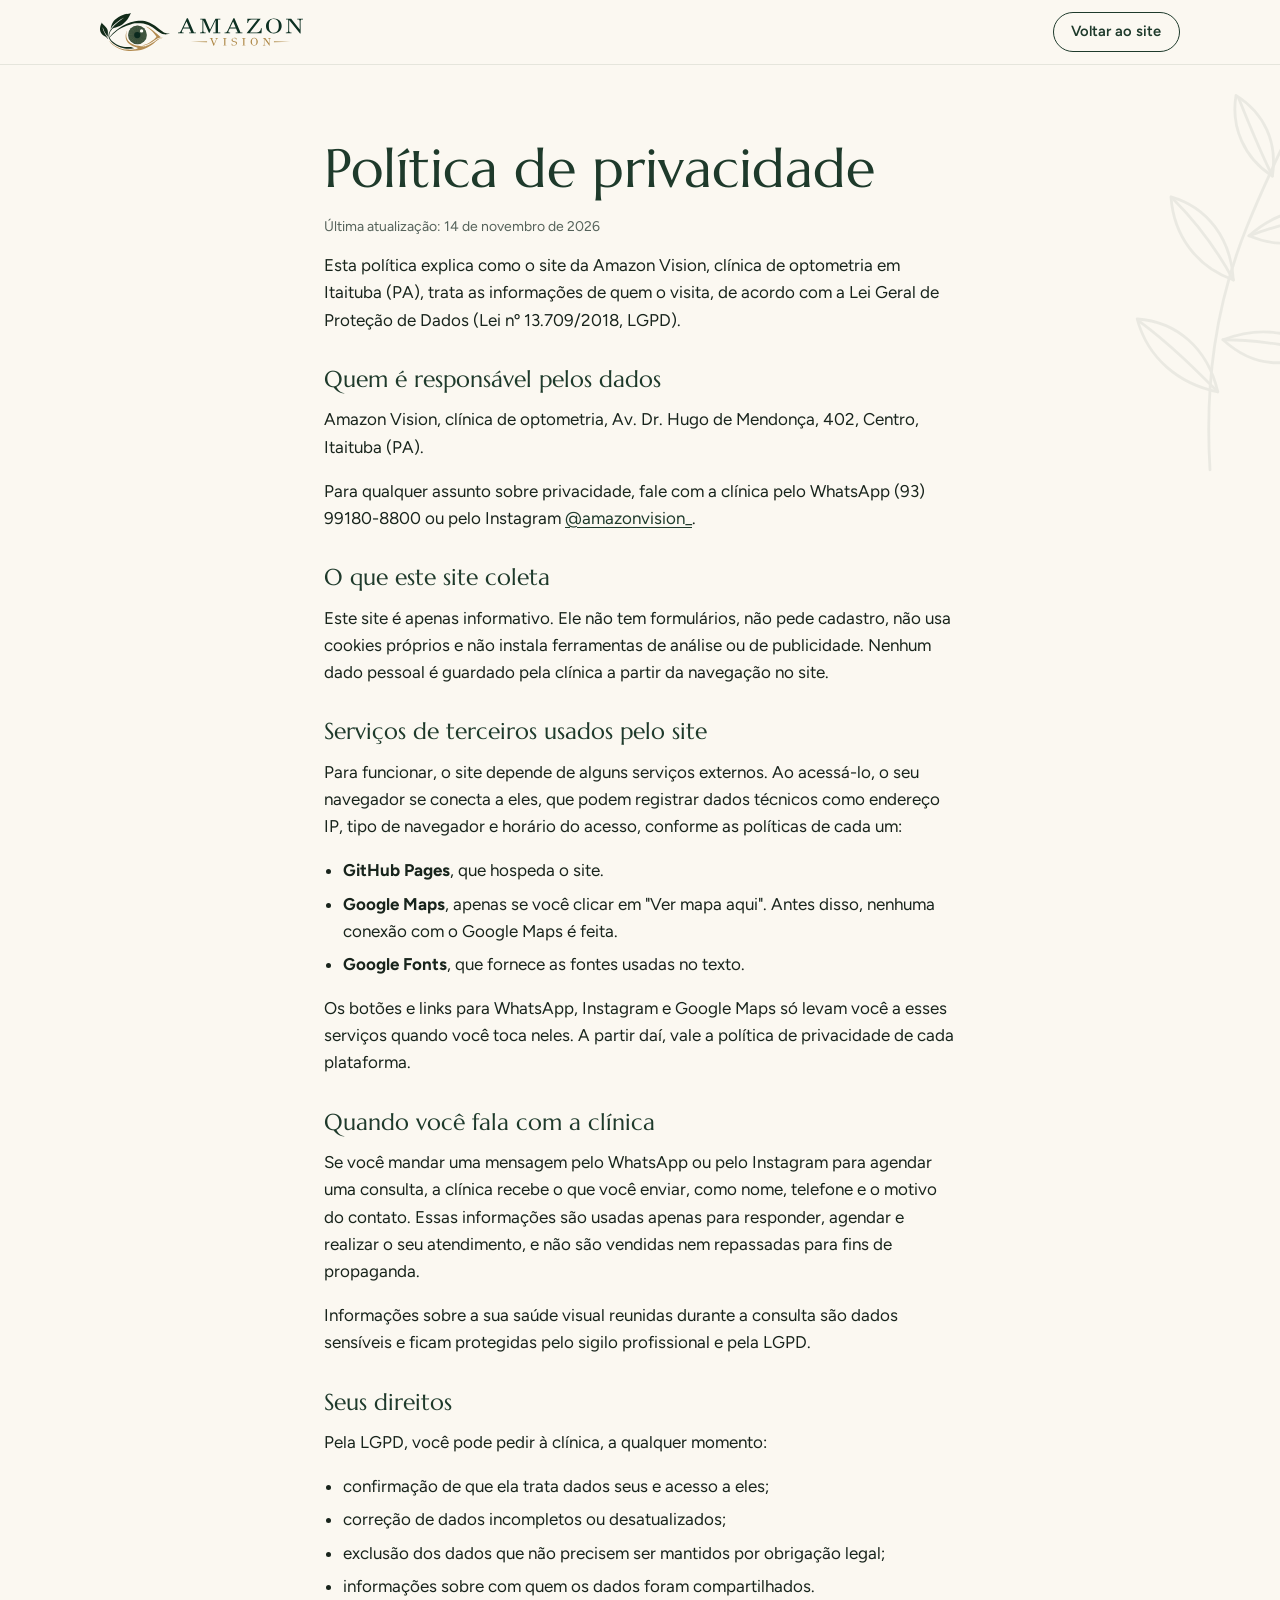
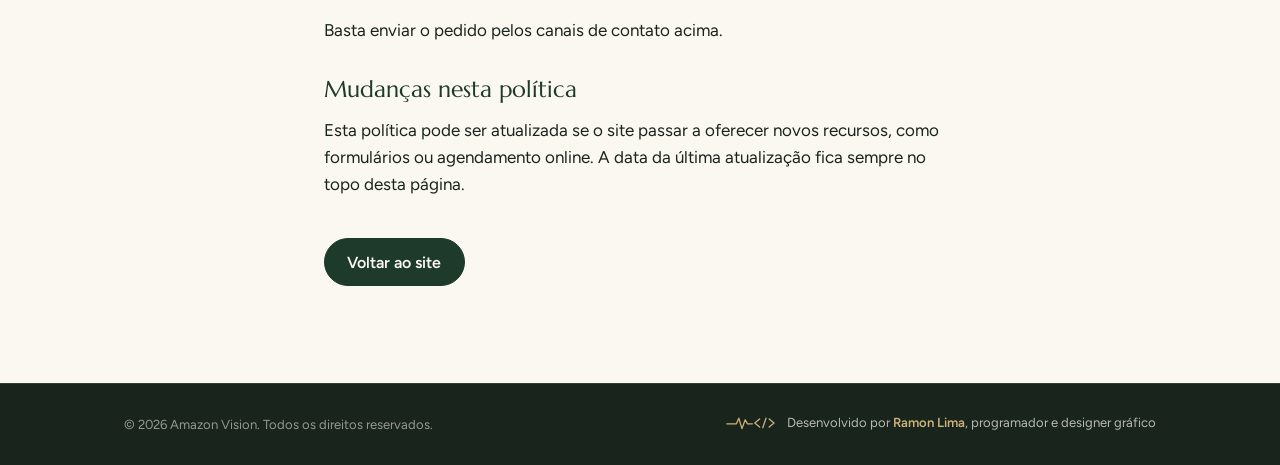
<file: politica-de-privacidade.html>
<!doctype html>
<html lang="pt-BR">
<head>
  <meta charset="utf-8">
  <meta name="viewport" content="width=device-width, initial-scale=1">
  <title>Política de privacidade | Amazon Vision</title>
  <meta name="description" content="Como o site da Amazon Vision, clínica de optometria em Itaituba (PA), trata os dados de quem o visita.">
  <meta name="theme-color" content="#1E3A2B">
  <link rel="preconnect" href="https://fonts.googleapis.com">
  <link rel="preconnect" href="https://fonts.gstatic.com" crossorigin>
  <link href="https://fonts.googleapis.com/css2?family=Figtree:wght@400;500;600&family=Marcellus&display=swap" rel="stylesheet">
  <link rel="stylesheet" href="styles.css?v=20261114e">
  <link rel="icon" href="favicon.ico" sizes="any">
  <link rel="icon" type="image/svg+xml" href="img/favicon.svg?v=2">
  <link rel="icon" type="image/png" sizes="32x32" href="img/favicon-32.png?v=2">
</head>
<body>
  <a class="skip" href="#conteudo">Pular para o conteúdo</a>

  <header class="topbar topbar-simple">
    <a class="brand" href="index.html" aria-label="Amazon Vision, voltar ao início">
      <img class="brand-mark" src="img/logo-simbolo.svg" alt="" width="1572" height="849">
      <img class="brand-word" src="img/logo-letreiro.svg" alt="" width="2722" height="610">
    </a>
    <a class="btn btn-small btn-ghost" href="index.html">Voltar ao site</a>
  </header>

  <main id="conteudo" class="legal">
    <span class="deco deco-leaves legal-leaves" aria-hidden="true"></span>
    <article class="wrap legal-body">
      <h1>Política de privacidade</h1>
      <p class="legal-updated">Última atualização: 14 de novembro de 2026</p>

      <p>Esta política explica como o site da Amazon Vision, clínica de optometria em Itaituba (PA), trata as informações de quem o visita, de acordo com a Lei Geral de Proteção de Dados (Lei nº 13.709/2018, LGPD).</p>

      <h2>Quem é responsável pelos dados</h2>
      <p>Amazon Vision, clínica de optometria, Av. Dr. Hugo de Mendonça, 402, Centro, Itaituba (PA).</p>
      <p>Para qualquer assunto sobre privacidade, fale com a clínica pelo WhatsApp (93) 99180-8800 ou pelo Instagram <a href="https://www.instagram.com/amazonvision_/" target="_blank" rel="noopener">@amazonvision_</a>.</p>

      <h2>O que este site coleta</h2>
      <p>Este site é apenas informativo. Ele não tem formulários, não pede cadastro, não usa cookies próprios e não instala ferramentas de análise ou de publicidade. Nenhum dado pessoal é guardado pela clínica a partir da navegação no site.</p>

      <h2>Serviços de terceiros usados pelo site</h2>
      <p>Para funcionar, o site depende de alguns serviços externos. Ao acessá-lo, o seu navegador se conecta a eles, que podem registrar dados técnicos como endereço IP, tipo de navegador e horário do acesso, conforme as políticas de cada um:</p>
      <ul>
        <li><strong>GitHub Pages</strong>, que hospeda o site.</li>
        <li><strong>Google Maps</strong>, apenas se você clicar em "Ver mapa aqui". Antes disso, nenhuma conexão com o Google Maps é feita.</li>
        <li><strong>Google Fonts</strong>, que fornece as fontes usadas no texto.</li>
      </ul>
      <p>Os botões e links para WhatsApp, Instagram e Google Maps só levam você a esses serviços quando você toca neles. A partir daí, vale a política de privacidade de cada plataforma.</p>

      <h2>Quando você fala com a clínica</h2>
      <p>Se você mandar uma mensagem pelo WhatsApp ou pelo Instagram para agendar uma consulta, a clínica recebe o que você enviar, como nome, telefone e o motivo do contato. Essas informações são usadas apenas para responder, agendar e realizar o seu atendimento, e não são vendidas nem repassadas para fins de propaganda.</p>
      <p>Informações sobre a sua saúde visual reunidas durante a consulta são dados sensíveis e ficam protegidas pelo sigilo profissional e pela LGPD.</p>

      <h2>Seus direitos</h2>
      <p>Pela LGPD, você pode pedir à clínica, a qualquer momento:</p>
      <ul>
        <li>confirmação de que ela trata dados seus e acesso a eles;</li>
        <li>correção de dados incompletos ou desatualizados;</li>
        <li>exclusão dos dados que não precisem ser mantidos por obrigação legal;</li>
        <li>informações sobre com quem os dados foram compartilhados.</li>
      </ul>
      <p>Basta enviar o pedido pelos canais de contato acima.</p>

      <h2>Mudanças nesta política</h2>
      <p>Esta política pode ser atualizada se o site passar a oferecer novos recursos, como formulários ou agendamento online. A data da última atualização fica sempre no topo desta página.</p>

      <p class="legal-back"><a class="btn" href="index.html">Voltar ao site</a></p>
    </article>
  </main>

  <footer class="footer">
    <div class="wrap footer-bottom">
      <p>© <span class="js-year">2026</span> Amazon Vision. Todos os direitos reservados.</p>
      <p class="credit">
        <a href="https://ramonfwx.github.io/" target="_blank" rel="noopener">
          <svg class="pulse" viewBox="0 0 64 20" aria-hidden="true"><path d="M1 11h12l3-7 4 13 4-11 3 5h6"/><path d="M42 5l-6 5 6 5M50 4l-4 12M54 5l6 5-6 5"/></svg>
          <span>Desenvolvido por <strong>Ramon Lima</strong>, programador e designer gráfico</span>
        </a>
      </p>
    </div>
  </footer>
  <script>document.querySelectorAll('.js-year').forEach((el) => { el.textContent = new Date().getFullYear(); });</script>
</body>
</html>
</file>
<file: styles.css>
:root {
  --forest: #1E3A2B;
  --leaf: #5C8A55;
  --gold: #A8823A;
  --gold-soft: #CDB27A;
  --sand: #E6DCC8;
  --paper: #FBF8F1;
  --ink: #18241C;
  --muted: #55625A;

  --display: "Marcellus", "Times New Roman", serif;
  --body: "Figtree", system-ui, sans-serif;

  --step--1: 0.875rem;
  --step-0: 1.0625rem;
  --step-1: 1.25rem;
  --step-2: 1.75rem;
  --step-3: clamp(2rem, 4vw, 2.75rem);

  --gutter: clamp(1.25rem, 5vw, 4rem);
  --radius-photo: 999px 999px 18px 18px;
}

*, *::before, *::after { box-sizing: border-box; }
html { scroll-behavior: smooth; scroll-padding-top: 5rem; }
body {
  margin: 0;
  font-family: var(--body);
  font-size: var(--step-0);
  line-height: 1.6;
  color: var(--ink);
  background: var(--paper);
  -webkit-font-smoothing: antialiased;
}
img, svg { display: block; max-width: 100%; }
h1, h2, h3 { font-family: var(--display); font-weight: 400; line-height: 1.15; margin: 0 0 .6em; }
h2 { font-size: var(--step-3); color: var(--forest); max-width: 18ch; }
h3 { font-size: var(--step-1); }
p { margin: 0 0 1em; max-width: 62ch; }
a { color: var(--forest); text-underline-offset: .2em; }
:focus-visible { outline: 3px solid var(--gold); outline-offset: 3px; border-radius: 4px; }

.wrap { width: min(1160px, 100%); margin-inline: auto; padding-inline: var(--gutter); }

.skip { position: absolute; left: -999px; top: 0; background: var(--forest); color: var(--paper); padding: .6rem 1rem; z-index: 50; }
.skip:focus { left: 1rem; top: 1rem; }

/* Header */
.topbar {
  position: sticky; top: 0; z-index: 20;
  display: flex; align-items: center; gap: 1.5rem;
  padding: .75rem var(--gutter);
  background: rgba(251, 248, 241, .92);
  backdrop-filter: blur(8px);
  border-bottom: 1px solid rgba(30, 58, 43, .1);
}
.brand { display: flex; align-items: center; gap: .65rem; text-decoration: none; color: var(--forest); }
.brand-mark { width: 3.4rem; height: auto; }
.brand-name { font-family: var(--display); font-size: 1.3rem; line-height: 1; letter-spacing: .14em; text-transform: uppercase; color: var(--forest); }
.brand-name small { display: flex; align-items: center; gap: .4em; margin-top: .2em; font-family: var(--display); font-size: .62em; letter-spacing: .32em; color: var(--gold); }
.brand-name small::before, .brand-name small::after { content: ""; width: .9em; height: 1px; background: currentColor; }
.nav { display: none; gap: 1.75rem; margin-left: auto; }
.nav a { text-decoration: none; font-weight: 500; font-size: .95rem; color: var(--ink); }
.nav a:hover { color: var(--leaf); }
.topbar .btn-small { margin-left: auto; }

/* Buttons */
.btn {
  display: inline-flex; align-items: center; justify-content: center;
  min-height: 3rem; padding: .7rem 1.4rem;
  border-radius: 999px; border: 1.5px solid var(--forest);
  background: var(--forest); color: var(--paper);
  font: 600 1rem/1.2 var(--body); text-decoration: none;
  transition: background-color .2s, color .2s;
}
.btn:hover { background: var(--leaf); border-color: var(--leaf); }
.btn-small { min-height: 2.5rem; padding: .45rem 1.1rem; font-size: .92rem; }
.btn-ghost { background: transparent; color: var(--forest); }
.btn-ghost:hover { background: var(--forest); color: var(--paper); border-color: var(--forest); }
.btn-gold { background: var(--gold-soft); border-color: var(--gold-soft); color: var(--ink); }
.btn-gold:hover { background: var(--paper); border-color: var(--paper); }
.btn-ghost-light { background: transparent; border-color: var(--sand); color: var(--paper); }
.btn-ghost-light:hover { background: var(--paper); color: var(--forest); border-color: var(--paper); }
.actions { display: flex; flex-wrap: wrap; gap: .75rem; margin-top: 1.5rem; }

/* Placeholders for missing client data */
.placeholder {
  display: inline-block;
  padding: .35rem .7rem;
  border: 1.5px dashed var(--gold);
  border-radius: 8px;
  background: rgba(168, 130, 58, .08);
  color: #6E5420;
  font-size: var(--step--1);
}
.placeholder-dark { color: var(--gold-soft); border-color: var(--gold-soft); background: rgba(205, 178, 122, .08); }
.note { margin-top: 2rem; }
code { font-size: .9em; }

/* Photo frames: arch shape echoes an eye/lens */
.photo { margin: 0; }
.ph {
  display: flex; align-items: flex-end; justify-content: center;
  height: 100%; min-height: 220px;
  padding: 1.25rem;
  border-radius: 18px;
  background:
    radial-gradient(circle at 50% 38%, rgba(92, 138, 85, .35) 0 18%, transparent 19%),
    radial-gradient(circle at 50% 38%, transparent 0 30%, rgba(30, 58, 43, .12) 31% 32%, transparent 33%),
    repeating-linear-gradient(90deg, #D9C9A8 0 14px, #CFBC97 14px 16px);
  border: 1.5px dashed var(--gold);
  color: var(--forest);
  text-align: center; font-size: var(--step--1); font-weight: 500;
}
.ph span { background: var(--paper); padding: .35rem .75rem; border-radius: 999px; }

/* Hero: the eye chart */
.hero {
  display: grid; gap: 2.5rem;
  padding: clamp(2rem, 6vw, 5rem) var(--gutter) clamp(3rem, 7vw, 6rem);
  max-width: 1280px; margin-inline: auto;
}
.hero-chart { position: relative; padding-left: 4.2rem; }
.chart-line {
  position: relative; margin: 0; max-width: none;
  font-family: var(--display); color: var(--forest);
  line-height: 1.02; letter-spacing: .06em;
}
.chart-line::before {
  content: attr(data-acuity);
  position: absolute; left: -4.2rem; top: 50%; transform: translateY(-50%);
  font-family: var(--body); font-size: .72rem; letter-spacing: 0; color: var(--gold);
  font-variant-numeric: tabular-nums;
}
.chart-line::after {
  content: ""; position: absolute; left: -1.3rem; top: 50%; width: .8rem; height: 1px; background: var(--gold-soft);
}
.l1 { font-size: clamp(4rem, 15vw, 9.5rem); }
.l2 { font-size: clamp(3rem, 11vw, 7rem); }
.l3 { font-size: clamp(2.3rem, 8vw, 5rem); }
.l4 { font-size: clamp(1.8rem, 6vw, 3.6rem); color: var(--leaf); }
.l5 { font-size: clamp(1.45rem, 4.5vw, 2.6rem); color: var(--leaf); }
.l6 { font-size: clamp(1.15rem, 3.2vw, 1.8rem); color: var(--gold); }
.chart-line span { display: inline-block; transition: filter .5s ease, opacity .5s ease; }
.chart-line.blur { cursor: crosshair; }
.chart-line.blur span { filter: blur(3.5px); opacity: .75; }
.l5.blur span { filter: blur(5px); }
.l6.blur span { filter: blur(6.5px); }
.chart-line.focused span { filter: none; opacity: 1; }
.chart-hint { margin: 1.4rem 0 0; font-size: var(--step--1); color: var(--muted); }

.hero-side { display: grid; gap: 1.75rem; align-content: start; }
.photo-hero { width: min(100%, 440px); }
/* The photo sits still inside a lens; the trial-frame axis dial turns around it */
.lens { position: relative; aspect-ratio: 1; }
.lens img {
  position: absolute; inset: 13%; width: 74%; height: 74%;
  object-fit: cover; object-position: 50% 22%;
  border-radius: 50%;
  background: var(--sand);
  box-shadow: 0 0 0 6px var(--paper), 0 0 0 7px rgba(168, 130, 58, .5);
}
.lens-dial { position: absolute; inset: 0; width: 100%; height: 100%; animation: lens-spin 90s linear infinite; }
.lens-dial .tick { stroke: var(--forest); stroke-width: .6; }
.lens-dial .tick-major { stroke-width: 1.1; }
.lens-dial .deg { font: 6px var(--body); fill: var(--gold); text-anchor: middle; dominant-baseline: middle; }
.lens-dial .rim { fill: none; stroke: var(--forest); stroke-width: .8; }
.lens-ring {
  position: absolute; inset: 8.5%; border-radius: 50%;
  border: 1.5px dashed var(--gold-soft);
  animation: lens-spin 60s linear infinite reverse;
}
@keyframes lens-spin { to { transform: rotate(360deg); } }
@media (prefers-reduced-motion: reduce) { .lens-dial, .lens-ring { animation: none; } }
.photo-hero figcaption { margin-top: .5rem; text-align: center; font-size: var(--step--1); color: var(--muted); }
.lead { font-size: var(--step-1); line-height: 1.5; }

/* Services */
.services { background: var(--forest); color: var(--paper); padding: clamp(3.5rem, 8vw, 6rem) 0; }
.services h2 { color: var(--paper); }
.service-list { display: grid; gap: 2.5rem; margin-top: 2.5rem; }
.service svg { width: 3rem; height: 3rem; margin-bottom: 1rem; fill: none; stroke: var(--gold-soft); stroke-width: 2; stroke-linecap: round; stroke-linejoin: round; }
.service h3 { color: var(--paper); }
.service p { color: rgba(251, 248, 241, .82); }
.services .placeholder { color: var(--gold-soft); border-color: var(--gold-soft); }

/* About */
.about { padding: clamp(3.5rem, 8vw, 6.5rem) 0; }
.about-grid { display: grid; gap: 2.5rem; align-items: center; }
.photo-about .ph { min-height: 360px; border-radius: var(--radius-photo); }

/* Gallery */
.gallery { background: var(--sand); padding: clamp(3.5rem, 8vw, 6rem) 0; }
.gallery-grid { display: grid; gap: 1rem; grid-template-columns: 1fr; margin-top: 2rem; }
.gallery .ph { background-color: var(--paper); }
.gallery-more { margin-top: 1.5rem; }

/* Visit */
.visit { background: var(--ink); color: var(--paper); padding: clamp(3.5rem, 8vw, 6rem) 0; }
.visit h2 { color: var(--paper); }
.visit .lead { color: rgba(251, 248, 241, .85); }
.visit a { color: var(--gold-soft); }
.visit a.btn-gold { color: var(--ink); }
.visit a.btn-ghost-light { color: var(--paper); }
.visit a.btn-ghost-light:hover { color: var(--forest); }
.visit-grid { display: grid; gap: 3rem; }
.visit-info { margin: 0; display: grid; gap: 1.75rem; }
.visit-info dt { font-family: var(--display); font-size: var(--step-1); color: var(--gold-soft); margin-bottom: .3rem; }
.visit-info dd { margin: 0; line-height: 1.6; }
.hours { border-collapse: collapse; width: 100%; max-width: 26rem; }
.hours th, .hours td { padding: .4rem 0; text-align: left; border-bottom: 1px solid rgba(251, 248, 241, .12); font-variant-numeric: tabular-nums; }
.hours th { font-weight: 600; padding-right: 1.5rem; }
.hours td { color: rgba(251, 248, 241, .85); }

/* Footer */
.footer { background: var(--ink); color: rgba(251, 248, 241, .7); border-top: 1px solid rgba(251, 248, 241, .12); padding: 1.75rem 0 6rem; font-size: var(--step--1); }
.footer a { color: var(--paper); }
.footer-row { display: flex; flex-wrap: wrap; gap: 1rem 2.5rem; align-items: center; }
.footer-row p { margin: 0; }
.footer-brand { display: flex; align-items: center; gap: .6rem; margin-right: auto; }
.footer-brand img { width: 3.4rem; }
.footer-brand .brand-name { color: var(--paper); }
.footer-brand .brand-name small { color: var(--gold-soft); }

/* Floating WhatsApp */
.wa-float {
  position: fixed; right: 1rem; bottom: 1rem; z-index: 30;
  display: grid; place-items: center;
  width: 3.5rem; height: 3.5rem; border-radius: 50%;
  background: var(--leaf); color: var(--paper);
  box-shadow: 0 6px 18px rgba(24, 36, 28, .3);
}
.wa-float svg { width: 1.8rem; }
.wa-float:hover { background: var(--forest); }

@media (min-width: 720px) {
  .service-list { grid-template-columns: repeat(3, 1fr); }
  .gallery-grid { grid-template-columns: repeat(3, 1fr); grid-auto-rows: 240px; }
  .g-tall { grid-row: span 2; }
  .g-wide { grid-column: span 2; }
  .visit-grid { grid-template-columns: 1.3fr 1fr; align-items: start; }
  .footer { padding-bottom: 1.75rem; }
}

@media (min-width: 960px) {
  .nav { display: flex; }
  .topbar .btn-small { margin-left: 0; }
  .hero { grid-template-columns: 1.35fr 1fr; grid-template-areas: "chart photo" "copy photo"; column-gap: 3rem; row-gap: 2rem; align-items: end; }
  .hero-chart { grid-area: chart; }
  .hero-copy { grid-area: copy; align-self: start; padding-left: 4.2rem; }
  .hero-side { grid-area: photo; align-self: center; justify-items: end; }
  .about-grid { grid-template-columns: 1fr 1.2fr; gap: 4rem; }
}

@media (prefers-reduced-motion: reduce) {
  html { scroll-behavior: auto; }
  .chart-line span { transition: none; }
  .btn { transition: none; }
}

/* ---------- Motion: everything comes into focus, like a refraction exam ---------- */

/* Header logo: the iris follows the pointer and blinks now and then */
.eye-iris {
  transform-box: fill-box; transform-origin: center;
  transform: translate(var(--ex, 0px), var(--ey, 0px)) scaleY(var(--lid, 1));
  transition: transform .18s ease-out;
}

/* Page load: chart lines resolve one after another */
.js .chart-line span { animation: chart-in 1.1s cubic-bezier(.2, .7, .2, 1) backwards; }
.js .l1 span { animation-delay: .1s; }
.js .l2 span { animation-delay: .3s; }
.js .l3 span { animation-delay: .5s; }
.js .l4 span { animation-delay: .7s; }
.js .l5 span { animation-delay: .85s; }
.js .l6 span { animation-delay: 1s; }
.js .chart-line::before { animation: fade-in .6s ease backwards; animation-delay: 1.2s; }
@keyframes chart-in { from { filter: blur(14px); opacity: 0; transform: scale(1.04); } }
@keyframes fade-in { from { opacity: 0; } }

/* Scroll: photos and headings arrive out of focus and sharpen in view */
.js [data-focus] { transition: filter 1s ease, opacity 1s ease, transform 1s ease; }
.js [data-focus]:not(.in-view) { filter: blur(12px); opacity: .35; transform: scale(.985); }

/* Service icons draw themselves */
.js .service svg * { stroke-dasharray: 1; stroke-dashoffset: 1; transition: stroke-dashoffset 1.4s ease .3s; }
.js .service-list.in-view svg * { stroke-dashoffset: 0; }
.js .service-list.in-view .service:nth-child(2) svg * { transition-delay: .55s; }
.js .service-list.in-view .service:nth-child(3) svg * { transition-delay: .8s; }

/* Floating WhatsApp: a soft pulse once the page has settled */
.wa-float::after {
  content: ""; position: absolute; inset: 0; border-radius: 50%;
  border: 2px solid var(--leaf); opacity: 0;
  animation: wa-pulse 2.4s ease-out 2.5s 3;
}
@keyframes wa-pulse { 0% { transform: scale(1); opacity: .7; } 100% { transform: scale(1.6); opacity: 0; } }

@media (prefers-reduced-motion: reduce) {
  .js .chart-line span, .js .chart-line::before, .wa-float::after { animation: none; }
  .js [data-focus], .js [data-focus]:not(.in-view) { filter: none; opacity: 1; transform: none; transition: none; }
  .js .service svg * { stroke-dashoffset: 0; transition: none; }
  .eye-iris { transition: none; }
}

/* ---------- Hint text per input type ---------- */
@media (hover: none) {
  .chart-hint { display: none; }
}

/* Auto demo after load: the blurred lines sweep into focus once, then blur again */
.chart-line.demo span { filter: none; opacity: 1; }
.chart-line.slow span { transition-duration: 1.6s; }

/* ---------- Compact phone layout ---------- */
@media (max-width: 719px) {
  :root { --gutter: 1.25rem; }
  h2 { font-size: 1.85rem; margin-bottom: .5em; }
  p { margin-bottom: .8em; }
  .lead { font-size: 1.08rem; }

  /* Header */
  .topbar { padding-block: .55rem; gap: .75rem; }
  .brand-mark { width: 2.9rem; }
  .brand-name { font-size: 1.1rem; }

  /* Hero */
  .hero { gap: 1.5rem; padding-top: 1.5rem; padding-bottom: 2.5rem; }
  .hero-chart { padding-left: 3.4rem; }
  .chart-line::before { left: -3.4rem; font-size: .66rem; }
  .chart-line::after { left: -1rem; width: .55rem; }
  .chart-hint { margin-top: .9rem; }
  .actions { gap: .6rem; margin-top: 1.1rem; }
  .hero .actions .btn { flex: 1 1 0; min-width: 0; padding-inline: .7rem; min-height: 2.9rem; font-size: .92rem; white-space: nowrap; }
  .hero .actions .btn:first-child { flex-grow: 1.55; }
  .photo-hero { width: min(100%, 300px); margin-inline: auto; }
  .hero-side { justify-items: center; }

  /* Services: one compact row each */
  .services, .about, .gallery, .visit { padding-block: 2.75rem; }
  .service-list { gap: 1.4rem; margin-top: 1.25rem; }
  .service { display: grid; grid-template-columns: 2.4rem 1fr; column-gap: 1rem; align-items: start; }
  .service svg { width: 2.4rem; height: 2.4rem; margin: 0; grid-row: span 2; }
  .service h3 { margin-bottom: .25em; font-size: 1.15rem; }
  .service p { margin: 0; font-size: .97rem; line-height: 1.5; }
  .note { margin-top: 1.25rem; }

  /* About */
  .about-grid { gap: 1.5rem; }
  .photo-about .ph { min-height: 0; aspect-ratio: 16 / 10; border-radius: 120px 120px 14px 14px; }

  /* Gallery: two columns */
  .gallery-grid { grid-template-columns: 1fr 1fr; grid-auto-rows: 130px; gap: .6rem; margin-top: 1.25rem; }
  .gallery .ph { min-height: 0; padding: .6rem; font-size: .75rem; border-radius: 12px; }
  .gallery .ph span { padding: .25rem .55rem; }
  .g-tall { grid-row: span 2; }
  .g-wide { grid-column: span 2; }
  .gallery-more { margin-top: 1rem; }

  /* Visit */
  .visit-grid { gap: 2rem; }
  .visit .actions { flex-direction: column; }
  .visit .actions .btn { width: 100%; }
  .visit-info { gap: 1.25rem; }
  .hours th, .hours td { padding: .3rem 0; }

  /* Footer */
  .footer { padding: 1.5rem 0 5.5rem; }
  .footer-row { gap: .6rem 1.5rem; }
  .footer-brand { width: 100%; }

  .wa-float { width: 3.25rem; height: 3.25rem; right: .85rem; bottom: .85rem; }
}


/* ---------- Header: menu centred between logo and button ---------- */
.nav a { position: relative; padding-block: .3rem; }
.nav a::after {
  content: ""; position: absolute; left: 0; right: 0; bottom: 0; height: 1.5px;
  background: var(--gold); transform: scaleX(0); transform-origin: left; transition: transform .25s ease;
}
.nav a:hover::after, .nav a:focus-visible::after { transform: scaleX(1); }
@media (min-width: 960px) {
  .topbar {
    display: grid; grid-template-columns: 1fr auto 1fr;
    padding-inline: max(var(--gutter), calc((100% - 1080px) / 2));
  }
  .topbar .brand { justify-self: start; }
  .nav { margin: 0; justify-self: center; gap: 2.25rem; }
  .topbar .btn-small { justify-self: end; }
}

/* ---------- Background line art: leaves, eyes and glasses ---------- */
.hero, .services, .about, .gallery, .visit { position: relative; overflow: hidden; }
.hero > :not(.deco), .services > :not(.deco), .about > :not(.deco), .gallery > :not(.deco), .visit > :not(.deco) { position: relative; z-index: 1; }
.deco {
  position: absolute; z-index: 0; pointer-events: none;
  -webkit-mask: var(--shape) center / contain no-repeat;
  mask: var(--shape) center / contain no-repeat;
  background-color: var(--forest); opacity: .07;
}
.deco-leaves { --shape: url("img/deco/leaves.svg"); aspect-ratio: 2 / 3; transform-origin: 50% 100%; animation: sway 11s ease-in-out infinite alternate; }
.deco-eye { --shape: url("img/deco/eye.svg"); aspect-ratio: 240 / 140; }
.deco-glasses { --shape: url("img/deco/glasses.svg"); aspect-ratio: 280 / 110; animation: drift 16s ease-in-out infinite alternate; }
@keyframes sway { from { rotate: -3deg; } to { rotate: 3deg; } }
@keyframes drift { from { translate: 0 0; rotate: -4deg; } to { translate: 0 -14px; rotate: 2deg; } }

.hero-leaves { width: 240px; right: -50px; top: -20px; }
.hero-eye { width: 260px; left: -70px; bottom: 30px; background-color: var(--gold); opacity: .14; rotate: 8deg; }
.services-glasses { width: 380px; right: -70px; top: 30px; background-color: var(--paper); opacity: .07; }
.services-leaves { width: 200px; left: -50px; bottom: -40px; background-color: var(--paper); opacity: .06; scale: -1 1; }
.about-leaves { width: 220px; left: -60px; bottom: -30px; opacity: .08; }
.about-glasses { width: 260px; right: -40px; top: 40px; background-color: var(--gold); opacity: .12; }
.gallery-eye { width: 300px; right: -60px; top: 10px; opacity: .08; }
.gallery-leaves { width: 180px; left: -40px; bottom: -30px; background-color: var(--leaf); opacity: .12; }
.visit-leaves { width: 230px; right: -50px; bottom: -40px; background-color: var(--gold-soft); opacity: .1; }
.visit-glasses { width: 320px; left: -80px; top: 20px; background-color: var(--paper); opacity: .05; }

@media (max-width: 719px) {
  .hero-leaves { width: 150px; right: -50px; top: -10px; }
  .hero-eye { width: 170px; left: auto; right: -50px; bottom: 120px; }
  .services-glasses { width: 230px; right: -70px; top: 10px; }
  .services-leaves, .gallery-leaves { width: 130px; }
  .about-leaves { width: 150px; }
  .about-glasses { width: 170px; right: -50px; top: 20px; }
  .gallery-eye { width: 190px; right: -60px; top: 0; }
  .visit-leaves { width: 160px; }
  .visit-glasses { width: 210px; }
}

/* ---------- Contact: one place for the phone, with a "typing" WhatsApp icon ---------- */
.call-line { display: flex; align-items: center; gap: .9rem; margin-top: 1.4rem; }
.call-line p { margin: 0; color: rgba(251, 248, 241, .85); }
.typing {
  position: relative; display: grid; place-items: center; flex: none;
  width: 3rem; height: 3rem; border-radius: 50%;
  background: rgba(205, 178, 122, .14); color: var(--gold-soft);
  animation: ring 4s ease-in-out infinite;
}
.typing svg { width: 1.5rem; }
.typing .dots {
  position: absolute; left: 2.2rem; top: -.55rem;
  display: flex; gap: 3px; padding: .3rem .45rem;
  border-radius: 999px 999px 999px 4px; background: var(--paper);
}
.typing .dots i { width: 5px; height: 5px; border-radius: 50%; background: var(--leaf); animation: dot 1.2s ease-in-out infinite; }
.typing .dots i:nth-child(2) { animation-delay: .15s; }
.typing .dots i:nth-child(3) { animation-delay: .3s; }
@keyframes dot { 0%, 60%, 100% { transform: translateY(0); opacity: .45; } 30% { transform: translateY(-3px); opacity: 1; } }
@keyframes ring {
  0%, 82%, 100% { rotate: 0deg; }
  85% { rotate: -12deg; } 88% { rotate: 10deg; } 91% { rotate: -8deg; } 94% { rotate: 5deg; }
}

/* Floating button steps aside while the contact section is on screen */
.wa-float { transition: opacity .3s ease, transform .3s ease; }
.wa-float.is-hidden { opacity: 0; transform: scale(.6); pointer-events: none; }

@media (prefers-reduced-motion: reduce) {
  .deco, .typing, .typing .dots i { animation: none; }
  .nav a::after, .wa-float { transition: none; }
}


/* ---------- Footer bottom: rights, privacy and developer credit ---------- */
.footer-bottom {
  display: flex; flex-wrap: wrap; align-items: center; justify-content: space-between; gap: .75rem 2rem;
  margin-top: 1.5rem; padding-top: 1.25rem;
  border-top: 1px solid rgba(251, 248, 241, .1);
  font-size: .82rem; color: rgba(251, 248, 241, .55);
}
.footer-bottom p { margin: 0; }
.footer-bottom a { color: rgba(251, 248, 241, .8); }
.credit a { display: inline-flex; align-items: center; gap: .6rem; text-decoration: none; color: rgba(251, 248, 241, .7); }
.credit strong { font-weight: 600; color: var(--gold-soft); }
.credit a:hover span { color: var(--paper); }
.pulse { width: 3.2rem; height: 1rem; flex: none; fill: none; stroke: var(--gold-soft); stroke-width: 1.6; stroke-linecap: round; stroke-linejoin: round; }
.pulse path { stroke-dasharray: 80; stroke-dashoffset: 0; }
.credit a:hover .pulse path, .credit a:focus-visible .pulse path { animation: pulse-draw 1.1s ease forwards; }
.credit a:hover .pulse path + path, .credit a:focus-visible .pulse path + path { animation-delay: .35s; }
@keyframes pulse-draw { 0% { stroke-dashoffset: 80; } 100% { stroke-dashoffset: 0; } }

/* ---------- Privacy policy page ---------- */
.topbar-simple { display: flex; justify-content: space-between; }
@media (min-width: 960px) { .topbar-simple { display: flex; } }
.legal { position: relative; overflow: hidden; padding: clamp(2.5rem, 6vw, 4.5rem) 0 clamp(3rem, 7vw, 5rem); }
.legal > :not(.deco) { position: relative; z-index: 1; }
.legal-leaves { width: 260px; right: -60px; top: 20px; }
.legal-body { max-width: 760px; }
.legal-body h1 { font-size: clamp(2.2rem, 6vw, 3.4rem); color: var(--forest); margin-bottom: .3em; }
.legal-body h2 { font-size: 1.45rem; max-width: none; margin-top: 2rem; }
.legal-body ul { padding-left: 1.2rem; margin: 0 0 1em; max-width: 62ch; }
.legal-body li { margin-bottom: .35em; }
.legal-updated { color: var(--muted); font-size: var(--step--1); }
.legal-back { margin-top: 2.5rem; }
.legal ~ .footer { padding-bottom: 1.75rem; }
.legal ~ .footer .footer-bottom { margin-top: 0; padding-top: 0; border-top: 0; }

@media (max-width: 719px) {
  .footer-bottom { flex-direction: column; align-items: flex-start; }
  .legal-body h2 { font-size: 1.25rem; }
  .legal-leaves { width: 160px; right: -60px; }
}

@media (prefers-reduced-motion: reduce) {
  .credit a:hover .pulse path { animation: none; }
}


/* ---------- Contact: a lens sweeping over a tiny eye chart ---------- */
.mini-chart {
  --w: 280px; --h: 196px; --r: 36px;
  position: relative; width: var(--w); height: var(--h);
  margin-top: 1.75rem; border-radius: 16px;
  background: rgba(251, 248, 241, .04);
  border: 1px solid rgba(205, 178, 122, .18);
}
.mc-letters {
  position: absolute; inset: 0;
  display: flex; flex-direction: column; align-items: center; justify-content: center; gap: 4px;
  font-family: var(--display); color: var(--paper); line-height: 1; letter-spacing: .28em;
}
.mc-letters span:nth-child(1) { font-size: 46px; }
.mc-letters span:nth-child(2) { font-size: 32px; }
.mc-letters span:nth-child(3) { font-size: 24px; }
.mc-letters span:nth-child(4) { font-size: 18px; }
.mc-letters span:nth-child(5) { font-size: 14px; }
.mc-blurred { filter: blur(2.6px); opacity: .6; }
.mc-sharp { color: var(--gold-soft); clip-path: circle(var(--r) at 50% 24%); animation: mc-clip 9s ease-in-out infinite; }
.mc-lens {
  position: absolute; left: 0; top: 0;
  width: calc(var(--r) * 2); height: calc(var(--r) * 2); border-radius: 50%;
  border: 2px solid var(--gold-soft);
  box-shadow: 0 0 0 5px rgba(205, 178, 122, .12), inset 0 0 18px rgba(251, 248, 241, .08);
  translate: calc(var(--w) * .5 - var(--r)) calc(var(--h) * .24 - var(--r));
  animation: mc-lens 9s ease-in-out infinite;
}
/* handle of the lens */
.mc-lens::after {
  content: ""; position: absolute; right: -15px; bottom: -11px;
  width: 20px; height: 4px; border-radius: 2px; background: var(--gold-soft); rotate: 40deg;
}
@keyframes mc-clip {
  0%, 100% { clip-path: circle(var(--r) at 50% 24%); }
  25%      { clip-path: circle(var(--r) at 42% 46%); }
  50%      { clip-path: circle(var(--r) at 60% 62%); }
  75%      { clip-path: circle(var(--r) at 46% 80%); }
}
@keyframes mc-lens {
  0%, 100% { translate: calc(var(--w) * .50 - var(--r)) calc(var(--h) * .24 - var(--r)); }
  25%      { translate: calc(var(--w) * .42 - var(--r)) calc(var(--h) * .46 - var(--r)); }
  50%      { translate: calc(var(--w) * .60 - var(--r)) calc(var(--h) * .62 - var(--r)); }
  75%      { translate: calc(var(--w) * .46 - var(--r)) calc(var(--h) * .80 - var(--r)); }
}
@media (max-width: 719px) {
  .mini-chart { margin-inline: auto; }
}
@media (prefers-reduced-motion: reduce) {
  .mc-sharp, .mc-lens { animation: none; }
}


/* ---------- Mini chart as a floating badge on the hero photo ---------- */
.mini-chart .mc-letters span:nth-child(1) { font-size: calc(var(--h) * .235); }
.mini-chart .mc-letters span:nth-child(2) { font-size: calc(var(--h) * .163); }
.mini-chart .mc-letters span:nth-child(3) { font-size: calc(var(--h) * .122); }
.mini-chart .mc-letters span:nth-child(4) { font-size: calc(var(--h) * .092); }
.mini-chart .mc-letters span:nth-child(5) { font-size: calc(var(--h) * .071); }
.mini-chart-badge {
  --w: 224px; --h: 158px; --r: 29px;
  position: absolute; left: -6%; bottom: 2%; z-index: 2; margin: 0;
  background: rgba(251, 248, 241, .94);
  border: 1px solid rgba(168, 130, 58, .35);
  box-shadow: 0 14px 34px rgba(30, 58, 43, .16);
  backdrop-filter: blur(4px);
}
.mini-chart-badge .mc-letters { color: var(--forest); gap: 2px; }
.mini-chart-badge .mc-blurred { opacity: .7; filter: blur(1.8px); }
.mini-chart-badge .mc-sharp { color: var(--forest); }
.mini-chart-badge .mc-lens { border-color: var(--gold); box-shadow: 0 0 0 4px rgba(168, 130, 58, .14), inset 0 0 14px rgba(168, 130, 58, .12); }
.mini-chart-badge .mc-lens::after { background: var(--gold); right: -12px; bottom: -8px; width: 16px; height: 3px; }
@media (max-width: 719px) {
  .mini-chart-badge { --w: 150px; --h: 106px; --r: 20px; left: -4%; bottom: 0; border-radius: 12px; }
  .mini-chart-badge .mc-lens { border-width: 1.5px; }
  .mini-chart-badge .mc-lens::after { right: -9px; bottom: -6px; width: 11px; height: 2px; }
}

/* ---------- Contact: "Melhor o 1 ou o 2?" refraction moment ---------- */
.refract { margin-top: 1.75rem; width: 280px; }
.ph-body {
  position: relative; display: flex; align-items: center; justify-content: center; gap: 0;
  padding: 18px 20px; border-radius: 60px;
  background: rgba(251, 248, 241, .05);
  border: 1px solid rgba(205, 178, 122, .22);
}
.ph-win {
  position: relative; display: grid; place-items: center;
  width: 92px; height: 92px; border-radius: 50%;
  background: radial-gradient(circle, rgba(251, 248, 241, .1), rgba(251, 248, 241, .02) 70%);
  border: 2px solid rgba(205, 178, 122, .6);
}
.ph-dial {
  position: absolute; inset: -9px; border-radius: 50%;
  border: 1.5px dashed rgba(205, 178, 122, .45);
  animation: lens-spin 14s linear infinite;
}
.ph-2 .ph-dial { animation-direction: reverse; }
.ph-bridge { width: 34px; height: 10px; border-radius: 5px; background: rgba(205, 178, 122, .35); }
.ph-win b {
  font-family: var(--display); font-weight: 400; font-size: 30px; letter-spacing: .12em; color: var(--paper);
  animation: ph-a 4.8s ease-in-out infinite;
}
.ph-2 b { animation-name: ph-b; }
.ph-q { margin: 1rem 0 0; text-align: center; font-family: var(--display); font-size: 1.25rem; color: rgba(251, 248, 241, .75); max-width: none; }
.ph-q span {
  display: inline-grid; place-items: center; width: 1.8em; height: 1.8em; border-radius: 50%;
  border: 1.5px solid rgba(205, 178, 122, .4); color: var(--paper);
  animation: q-a 4.8s ease-in-out infinite;
}
.ph-q .q2 { animation-name: q-b; }
@keyframes ph-a { 0%, 42% { filter: none; opacity: 1; } 50%, 92% { filter: blur(4px); opacity: .5; } 100% { filter: none; opacity: 1; } }
@keyframes ph-b { 0%, 42% { filter: blur(4px); opacity: .5; } 50%, 92% { filter: none; opacity: 1; } 100% { filter: blur(4px); opacity: .5; } }
@keyframes q-a { 0%, 42% { background: var(--gold-soft); color: var(--ink); border-color: var(--gold-soft); } 50%, 92% { background: transparent; color: var(--paper); border-color: rgba(205, 178, 122, .4); } 100% { background: var(--gold-soft); color: var(--ink); border-color: var(--gold-soft); } }
@keyframes q-b { 0%, 42% { background: transparent; color: var(--paper); border-color: rgba(205, 178, 122, .4); } 50%, 92% { background: var(--gold-soft); color: var(--ink); border-color: var(--gold-soft); } 100% { background: transparent; color: var(--paper); border-color: rgba(205, 178, 122, .4); } }
@media (max-width: 719px) {
  .refract { margin-inline: auto; }
}
@media (prefers-reduced-motion: reduce) {
  .ph-dial, .ph-win b, .ph-q span { animation: none; }
}


/* ---------- Official logo (CorelDRAW): symbol + wordmark ---------- */
.brand { gap: .55rem; }
.brand-mark { width: auto; height: 2.35rem; overflow: visible; }
.brand-word { width: auto; height: 1.75rem; }
.footer-brand { gap: .6rem; }
.footer-brand .footer-mark { width: auto; height: 2.3rem; }
.footer-brand .footer-word { width: auto; height: 1.7rem; }
@media (max-width: 719px) {
  .brand-mark { width: auto; height: 2rem; }
  .brand-word { height: 1.45rem; }
}

/* Letters inside the "1 ou 2?" lenses change every cycle */
.ph-l { font-style: normal; transition: opacity .25s ease; }
.ph-l.is-swapping { opacity: 0; }


/* ---------- Real clinic photos ---------- */
.photo-about img { display: block; width: 100%; height: auto; aspect-ratio: 4 / 3; object-fit: cover; border-radius: var(--radius-photo); box-shadow: 0 18px 40px rgba(30, 58, 43, .18); }
.gallery-grid { grid-auto-flow: dense; }
.g-photo { position: relative; margin: 0; overflow: hidden; border-radius: 14px; min-height: 220px; }
.g-open { all: unset; display: block; width: 100%; height: 100%; cursor: zoom-in; }
.g-open:focus-visible { outline: 3px solid var(--gold); outline-offset: -3px; }
.g-photo img { display: block; width: 100%; height: 100%; object-fit: cover; transition: transform .6s ease; }
.g-photo:hover img { transform: scale(1.04); }
.g-photo figcaption {
  position: absolute; left: .75rem; bottom: .75rem; max-width: calc(100% - 1.5rem);
  padding: .35rem .75rem; border-radius: 999px; pointer-events: none;
  background: rgba(251, 248, 241, .92); color: var(--forest); font-size: .8rem; font-weight: 500;
}
@media (max-width: 719px) {
  .g-photo { min-height: 0; border-radius: 10px; }
  .g-photo figcaption { left: .45rem; bottom: .45rem; font-size: .68rem; padding: .25rem .55rem; }
  .photo-about img { aspect-ratio: 16 / 11; border-radius: 120px 120px 14px 14px; }
}

/* Lightbox */
.lightbox { border: 0; padding: 0; background: transparent; max-width: 100vw; max-height: 100vh; width: 100vw; height: 100vh; }
.lightbox::backdrop { background: rgba(10, 20, 14, .92); }
.lightbox[open] { display: grid; place-items: center; }
.lb-img { max-width: min(92vw, 1400px); max-height: 82vh; border-radius: 10px; box-shadow: 0 20px 60px rgba(0, 0, 0, .5); }
.lb-cap { position: absolute; left: 0; right: 0; bottom: 3vh; margin: 0 auto; text-align: center; color: var(--paper); font-size: .95rem; max-width: none; }
.lb-btn {
  position: absolute; width: 3rem; height: 3rem; border-radius: 50%; border: 1px solid rgba(251, 248, 241, .35);
  background: rgba(251, 248, 241, .08); color: var(--paper); font-size: 1.8rem; line-height: 1; cursor: pointer;
}
.lb-btn:hover { background: rgba(251, 248, 241, .2); }
.lb-prev { left: 2vw; top: 50%; transform: translateY(-50%); }
.lb-next { right: 2vw; top: 50%; transform: translateY(-50%); }
.lb-close { right: 2vw; top: 2vh; }
@media (prefers-reduced-motion: reduce) { .g-photo img { transition: none; } }

/* Gallery tile that alternates two photos (exam room + equipment) */
.g-swap .g-open { position: relative; }
.g-swap .swap-b { position: absolute; inset: 0; animation: swap-fade 10s ease-in-out infinite; }
.g-swap figcaption { display: grid; }
.g-swap figcaption span { grid-area: 1 / 1; white-space: nowrap; }
.g-swap .cap-a { animation: swap-fade-out 10s ease-in-out infinite; }
.g-swap .cap-b { opacity: 0; animation: swap-fade 10s ease-in-out infinite; }
@keyframes swap-fade { 0%, 42% { opacity: 0; } 50%, 92% { opacity: 1; } 100% { opacity: 0; } }
@keyframes swap-fade-out { 0%, 42% { opacity: 1; } 50%, 92% { opacity: 0; } 100% { opacity: 1; } }
@media (prefers-reduced-motion: reduce) {
  .g-swap .swap-b, .g-swap .cap-b { animation: none; opacity: 0; }
  .g-swap .cap-a { animation: none; }
}

/* "Uma clínica nova": facade by day, facade at night and the office, alternating */
.about-cycle { position: relative; aspect-ratio: 4 / 5; border-radius: var(--radius-photo); overflow: hidden; box-shadow: 0 18px 40px rgba(30, 58, 43, .18); max-width: 460px; justify-self: center; width: 100%; }
.about-cycle img { position: absolute; inset: 0; width: 100%; height: 100%; aspect-ratio: auto; object-fit: cover; border-radius: 0; box-shadow: none; opacity: 0; animation: about-cycle 18s ease-in-out infinite; }
.about-cycle img:nth-of-type(1) { object-position: 50% 30%; }
.about-cycle img:nth-of-type(2) { object-position: 50% 30%; animation-delay: -12s; }
.about-cycle img:nth-of-type(3) { animation-delay: -6s; }
.about-cycle figcaption { position: absolute; left: 50%; bottom: 1rem; transform: translateX(-50%); display: grid; padding: .35rem .85rem; border-radius: 999px; background: rgba(251, 248, 241, .92); color: var(--forest); font-size: .8rem; font-weight: 500; }
.about-cycle figcaption span { grid-area: 1 / 1; text-align: center; white-space: nowrap; opacity: 0; animation: about-cycle 18s ease-in-out infinite; }
.about-cycle figcaption span:nth-child(2) { animation-delay: -12s; }
.about-cycle figcaption span:nth-child(3) { animation-delay: -6s; }
@keyframes about-cycle { 0%, 30% { opacity: 1; } 35%, 95% { opacity: 0; } 100% { opacity: 1; } }
@media (max-width: 719px) {
  .about-cycle { aspect-ratio: 4 / 5; border-radius: 140px 140px 14px 14px; }
  .about-cycle img { aspect-ratio: auto; border-radius: 0; }
}
@media (prefers-reduced-motion: reduce) {
  .about-cycle img, .about-cycle figcaption span { animation: none; }
  .about-cycle img:nth-of-type(1), .about-cycle figcaption span:nth-child(1) { opacity: 1; }
}


/* ---------- Como é o exame ---------- */
.exam { position: relative; overflow: hidden; padding: clamp(3.5rem, 8vw, 6rem) 0; background: var(--paper); }
.exam > :not(.deco) { position: relative; z-index: 1; }
.exam-eye { width: 300px; right: -70px; top: 30px; background-color: var(--gold); opacity: .1; }
.exam-lead { max-width: 52ch; }
.steps { list-style: none; padding: 0; margin: 2.5rem 0 0; display: grid; gap: 1.5rem; counter-reset: none; }
.step { position: relative; padding: 1.5rem 1.4rem 1.4rem; border-radius: 16px; background: #fff; border: 1px solid rgba(30, 58, 43, .1); }
.step-n {
  display: grid; place-items: center; width: 2.6rem; height: 2.6rem; border-radius: 50%; margin-bottom: .9rem;
  border: 1.5px solid var(--gold); color: var(--forest); font-family: var(--display); font-size: 1.2rem;
}
.step h3 { color: var(--forest); margin-bottom: .35em; }
.step p { margin: 0; color: var(--muted); font-size: .98rem; }
@media (min-width: 720px) { .steps { grid-template-columns: repeat(4, 1fr); } }
@media (max-width: 719px) {
  .exam { padding-block: 2.75rem; }
  .steps { gap: .8rem; margin-top: 1.25rem; }
  .step { display: grid; grid-template-columns: 2.6rem 1fr; column-gap: .9rem; padding: 1rem; }
  .step-n { grid-row: span 2; margin: 0; }
  .exam-eye { width: 190px; }
}

/* ---------- Dúvidas frequentes ---------- */
.faq { padding: clamp(3.5rem, 8vw, 6rem) 0; background: var(--sand); }
.faq-grid { display: grid; gap: 2rem; }
.faq-item { border-bottom: 1px solid rgba(30, 58, 43, .18); }
.faq-item summary {
  list-style: none; cursor: pointer; padding: 1.1rem 2.2rem 1.1rem 0; position: relative;
  font-family: var(--display); font-size: 1.2rem; color: var(--forest);
}
.faq-item summary::-webkit-details-marker { display: none; }
.faq-item summary::after {
  content: ""; position: absolute; right: .3rem; top: 50%; width: .7rem; height: .7rem; margin-top: -.5rem;
  border-right: 1.5px solid var(--gold); border-bottom: 1.5px solid var(--gold); transform: rotate(45deg); transition: transform .25s ease;
}
.faq-item[open] summary::after { transform: rotate(225deg); margin-top: -.15rem; }
.faq-item p { margin: 0 0 1.2rem; color: var(--ink); }
@media (min-width: 960px) { .faq-grid { grid-template-columns: 1fr 1.4fr; gap: 4rem; align-items: start; } }
@media (max-width: 719px) { .faq { padding-block: 2.75rem; } .faq-item summary { font-size: 1.08rem; } }

/* ---------- Mapa ---------- */
.map-box {
  margin-top: 1rem; height: 220px; border-radius: 14px; overflow: hidden; position: relative;
  border: 1px solid rgba(205, 178, 122, .3); background: rgba(251, 248, 241, .05);
  display: grid; place-items: center; align-content: center; gap: .6rem; text-align: center;
}
.map-box svg { width: 2.2rem; fill: none; stroke: var(--gold-soft); stroke-width: 1.6; }
.map-box small { color: rgba(251, 248, 241, .55); font-size: .75rem; }
.map-box iframe { position: absolute; inset: 0; width: 100%; height: 100%; border: 0; }

/* ---------- Aberto agora ---------- */
.open-badge {
  display: inline-flex; align-items: center; gap: .4rem; margin-left: .6rem; vertical-align: middle;
  padding: .2rem .65rem; border-radius: 999px; font-family: var(--body); font-size: .75rem; font-weight: 600;
  background: rgba(205, 178, 122, .14); color: var(--gold-soft);
}
.open-badge::before { content: ""; width: .5rem; height: .5rem; border-radius: 50%; background: currentColor; }
.open-badge.is-open { background: rgba(110, 190, 120, .16); color: #8fd39a; }
.open-badge.is-open::before { animation: open-pulse 2s ease-in-out infinite; }
@keyframes open-pulse { 50% { opacity: .35; } }

/* ---------- Zoom suave nas imagens que alternam ---------- */
.about-cycle img { animation-name: about-cycle, about-zoom; animation-duration: 18s, 18s; animation-timing-function: ease-in-out, linear; animation-iteration-count: infinite, infinite; }
@keyframes about-zoom { 0% { transform: scale(1); } 36% { transform: scale(1.09); } 37%, 100% { transform: scale(1); } }
.g-swap .g-open img:first-child { animation: swap-zoom-a 10s linear infinite; }
.g-swap .swap-b { animation: swap-fade 10s ease-in-out infinite, swap-zoom-b 10s linear infinite; }
@keyframes swap-zoom-a { 0% { transform: scale(1); } 50% { transform: scale(1.08); } 51%, 100% { transform: scale(1); } }
@keyframes swap-zoom-b { 0%, 42% { transform: scale(1); } 100% { transform: scale(1.08); } }

@media (prefers-reduced-motion: reduce) {
  .about-cycle img, .g-swap .g-open img:first-child, .g-swap .swap-b { animation: none; }
  .about-cycle img:nth-of-type(1) { opacity: 1; }
  .g-swap .swap-b { opacity: 0; }
  .faq-item summary::after, .open-badge.is-open::before { transition: none; animation: none; }
}

/* ---------- Smoother crossfades with alternating zoom (in / out) ---------- */
/* "A clínica": 3 photos, 6 s each, 2 s crossfade */
.about-cycle img { animation-name: av-fade, av-zoom-in; animation-duration: 18s, 18s; animation-timing-function: ease-in-out, linear; animation-iteration-count: infinite, infinite; will-change: opacity, transform; }
.about-cycle img:nth-of-type(2) { animation-name: av-fade, av-zoom-out; }
.about-cycle figcaption span { animation: av-fade 18s ease-in-out infinite; }
@keyframes av-fade { 0%, 22.2% { opacity: 1; } 33.3%, 88.9% { opacity: 0; } 100% { opacity: 1; } }
@keyframes av-zoom-in { 0% { transform: scale(1.03); } 33.3% { transform: scale(1.1); } 50%, 88.9% { transform: scale(1); } 100% { transform: scale(1.03); } }
@keyframes av-zoom-out { 0% { transform: scale(1.07); } 33.3% { transform: scale(1); } 50%, 88.9% { transform: scale(1.1); } 100% { transform: scale(1.07); } }

/* Gallery tile: 2 photos, 5 s each, 2 s crossfade; first zooms in, second zooms out */
.g-swap .g-open img:first-child { animation: gs-zoom-in 10s linear infinite; will-change: transform; }
.g-swap .swap-b { animation: gs-fade 10s ease-in-out infinite, gs-zoom-out 10s linear infinite; will-change: opacity, transform; }
.g-swap .cap-b { animation: gs-fade 10s ease-in-out infinite; }
.g-swap .cap-a { animation: gs-fade-inv 10s ease-in-out infinite; }
@keyframes gs-fade { 0%, 30% { opacity: 0; } 50%, 80% { opacity: 1; } 100% { opacity: 0; } }
@keyframes gs-fade-inv { 0%, 30% { opacity: 1; } 50%, 80% { opacity: 0; } 100% { opacity: 1; } }
@keyframes gs-zoom-in { 0% { transform: scale(1.02); } 50% { transform: scale(1.08); } 55%, 80% { transform: scale(1); } 100% { transform: scale(1.02); } }
@keyframes gs-zoom-out { 0% { transform: scale(1); } 30% { transform: scale(1.08); } 100% { transform: scale(1); } }

@media (prefers-reduced-motion: reduce) {
  .about-cycle img, .about-cycle figcaption span, .g-swap .g-open img:first-child, .g-swap .swap-b, .g-swap .cap-a, .g-swap .cap-b { animation: none; }
  .about-cycle img:nth-of-type(1), .about-cycle figcaption span:nth-child(1), .g-swap .cap-a { opacity: 1; }
  .g-swap .swap-b, .g-swap .cap-b { opacity: 0; }
}
/* the outgoing photo only fades after the incoming one is fully visible: no background bleed */
.about-cycle img { animation-name: av-fade-hold, av-zoom-in; }
.about-cycle img:nth-of-type(2) { animation-name: av-fade-hold, av-zoom-out; }
@keyframes av-fade-hold { 0%, 33.3% { opacity: 1; } 44.4%, 88.9% { opacity: 0; } 100% { opacity: 1; } }
@media (prefers-reduced-motion: reduce) { .about-cycle img { animation: none; } }
</file>
